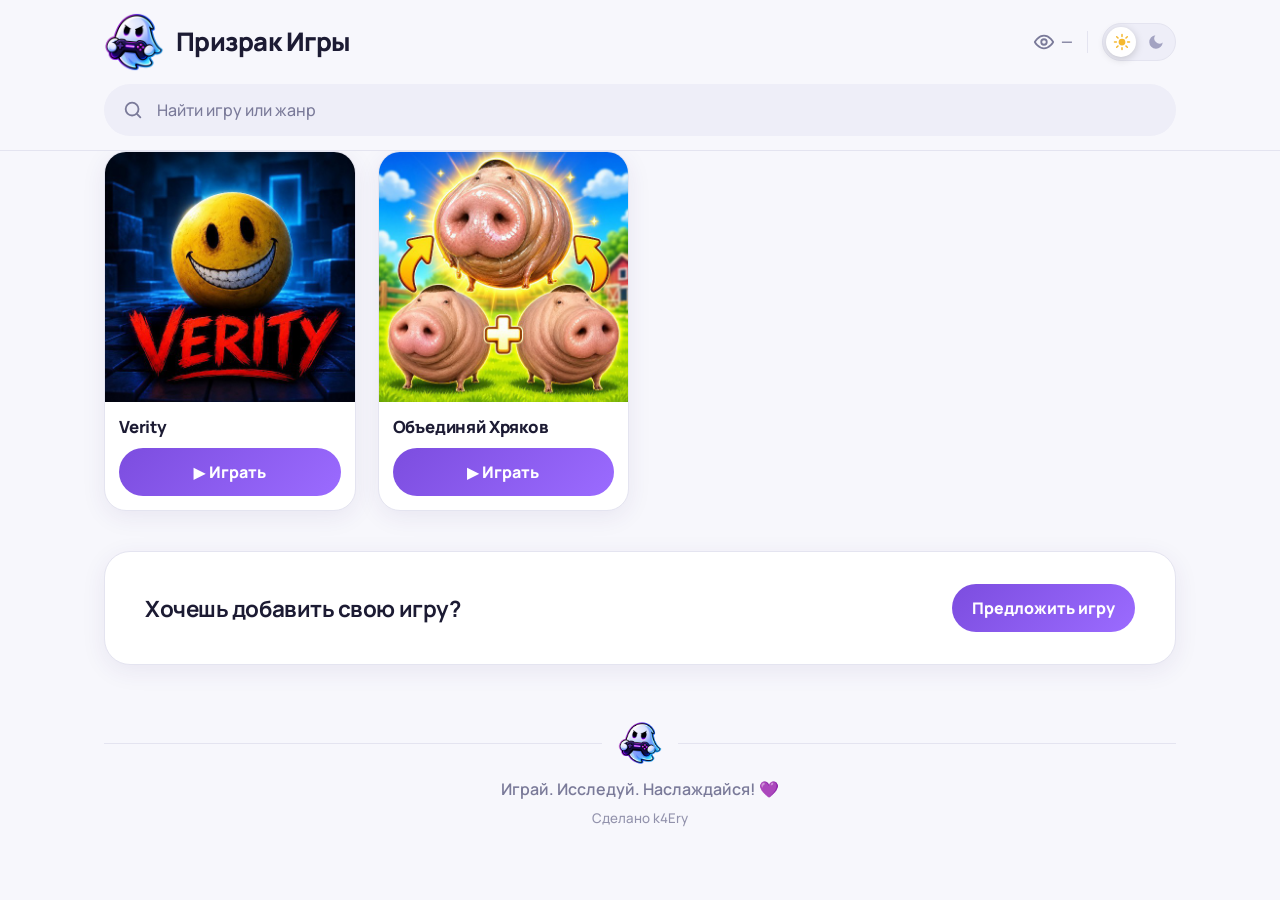
<file: index.html>
<!DOCTYPE html>
<html lang="ru" data-theme="light">
<head>
<title>Призрак Игры — HTML-игры онлайн</title>
<meta name="description" content="Призрак Игры — коллекция HTML-игр прямо в браузере.">
<meta charset="UTF-8">
<meta name="viewport" content="width=device-width, initial-scale=1">
<link rel="icon" href="icon.png">
<link rel="preconnect" href="https://fonts.googleapis.com">
<link rel="preconnect" href="https://fonts.gstatic.com" crossorigin>
<link href="https://fonts.googleapis.com/css2?family=Manrope:wght@500;600;800&display=swap&subset=cyrillic" rel="stylesheet">
<link rel="stylesheet" href="style.css">
<script>
  /* Применяем тему до отрисовки, чтобы не было мигания */
  (function () {
    try { document.documentElement.setAttribute("data-theme", localStorage.getItem("ghost_theme") || "light"); } catch (e) {}
  })();
</script>
</head>
<body>
<div class="sticky-top">
  <div class="container">
    <header class="header">
      <a class="brand" href="index.html">
        <img src="icon.png" alt="Призрак Игры">
        <span>Призрак Игры</span>
      </a>
      <div class="header-right">
        <div class="visitors" title="Посетителей">
          <svg viewBox="0 0 24 24" fill="none" stroke="currentColor" stroke-width="2" stroke-linecap="round" stroke-linejoin="round" aria-hidden="true"><path d="M2 12s3.6-7 10-7 10 7 10 7-3.6 7-10 7S2 12 2 12z"/><circle cx="12" cy="12" r="3"/></svg>
          <span id="visitor-count" aria-label="Количество посетителей">…</span>
        </div>
        <button id="theme-toggle" class="theme-toggle" role="switch" aria-checked="false" aria-label="Тёмная тема">
          <span class="knob"></span>
          <svg class="icon-sun" viewBox="0 0 24 24" fill="currentColor" aria-hidden="true"><circle cx="12" cy="12" r="4.5"/><g stroke="currentColor" stroke-width="2" stroke-linecap="round"><path d="M12 2v2.5M12 19.5V22M2 12h2.5M19.5 12H22M4.9 4.9l1.8 1.8M17.3 17.3l1.8 1.8M4.9 19.1l1.8-1.8M17.3 6.7l1.8-1.8"/></g></svg>
          <svg class="icon-moon" viewBox="0 0 24 24" fill="currentColor" aria-hidden="true"><path d="M21 12.8A9 9 0 1 1 11.2 3a7 7 0 0 0 9.8 9.8z"/></svg>
        </button>
      </div>
    </header>

    <div class="search-wrap">
      <label class="search">
        <svg viewBox="0 0 24 24" fill="none" stroke="currentColor" stroke-width="2" stroke-linecap="round" aria-hidden="true"><circle cx="11" cy="11" r="7"/><path d="M20 20l-3.5-3.5"/></svg>
        <input id="search" type="search" placeholder="Найти игру или жанр" autocomplete="off" aria-label="Поиск игр">
      </label>
    </div>
  </div>
</div>

<main class="container">
  <div id="games-grid" class="games-grid"></div>

  <section class="offer-banner">
    <h2>Хочешь добавить свою игру?</h2>
    <a class="btn" href="offer.html">Предложить игру</a>
  </section>
</main>

<div class="container">
  <footer class="footer">
    <div class="footer-line"><img src="icon.png" alt=""></div>
    <p>Играй. Исследуй. Наслаждайся! 💜</p>
    <small>Сделано k4Ery</small>
  </footer>
</div>

<script src="script.js"></script>
</body>
</html>
</file>
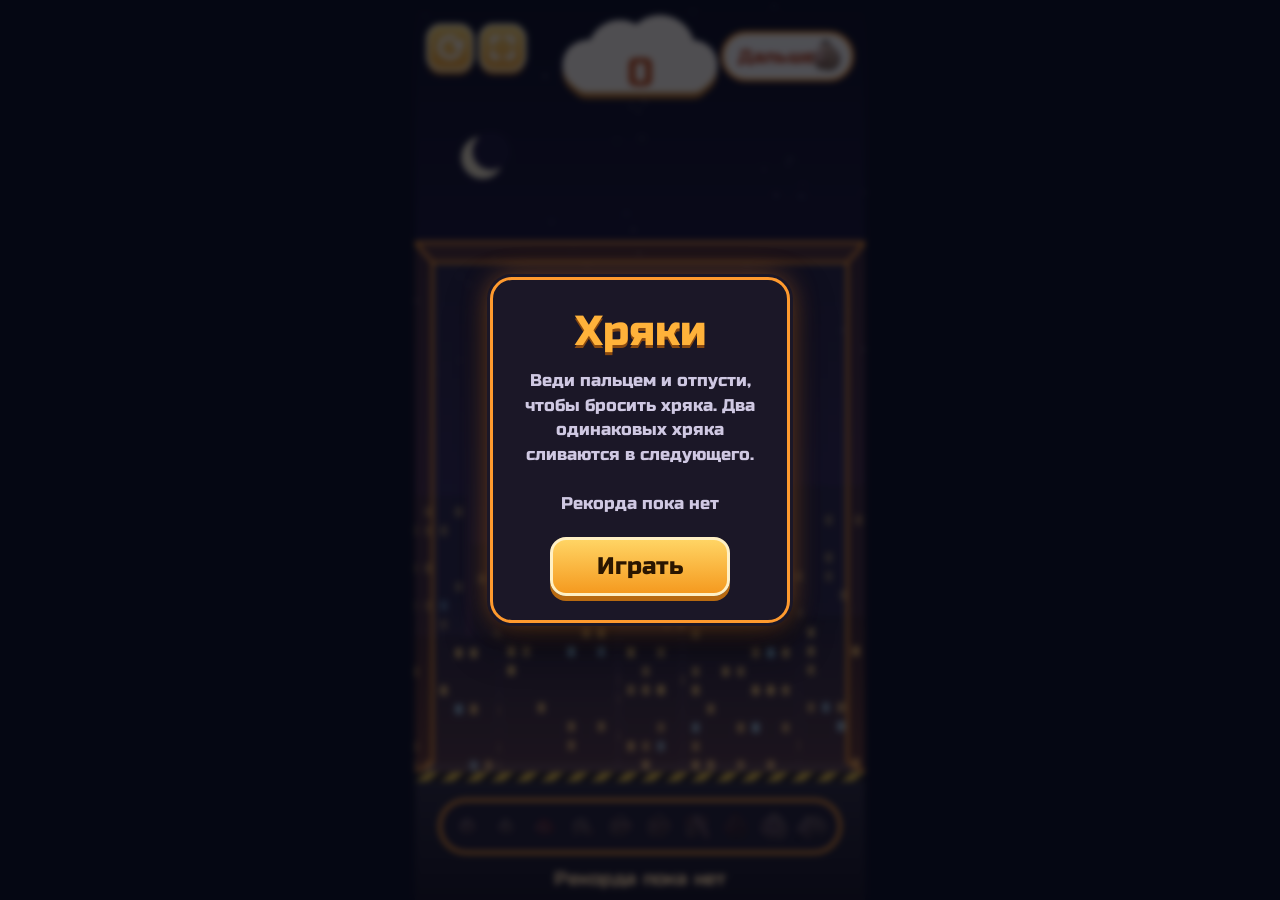
<file: games/pigs/index.html>
<!DOCTYPE html>
<html lang="ru">
<head>
<meta charset="utf-8">
<meta name="viewport" content="width=device-width,initial-scale=1,maximum-scale=1,user-scalable=no,viewport-fit=cover">
<meta name="mobile-web-app-capable" content="yes">
<meta name="apple-mobile-web-app-capable" content="yes">
<title>Хряки</title>
<link rel="preconnect" href="https://fonts.googleapis.com">
<link href="https://fonts.googleapis.com/css2?family=Russo+One&display=swap" rel="stylesheet">
<style>
  html,body{margin:0;height:100%;overflow:hidden;touch-action:none;user-select:none;-webkit-user-select:none;
    font-family:"Russo One","Impact","Trebuchet MS",system-ui,sans-serif;background:#090c1c}
  #wrap{position:fixed;inset:0;display:flex;align-items:center;justify-content:center}
  canvas{display:block}
  #menu{position:fixed;inset:0;display:flex;align-items:center;justify-content:center;padding:24px;
    background:rgba(5,6,16,.7);backdrop-filter:blur(3px)}
  #card{width:min(300px,100%);box-sizing:border-box;padding:26px 22px 24px;text-align:center;color:#e9e4f5;
    background:#1b1727;border:3px solid #ff9a2e;border-radius:22px;box-shadow:0 0 0 3px #1b1727,0 0 28px rgba(255,140,40,.45),0 18px 40px rgba(0,0,0,.6)}
  #card h1{margin:0 0 12px;font-size:42px;font-weight:400;color:#ffb23a;text-shadow:0 3px 0 #8a4a10}
  #card p{margin:0;font-size:17px;line-height:1.45;color:#cfc8e2}
  #card button{margin-top:20px;padding:12px 44px;font:inherit;font-size:24px;color:#2a1600;
    background:linear-gradient(#ffd464,#f59a1f);border:3px solid #fff0c4;border-radius:16px;cursor:pointer;
    box-shadow:0 5px 0 #b86a10}
  #card button:active{transform:translateY(3px);box-shadow:0 2px 0 #b86a10}
  #menu.hide{display:none}
</style>
</head>
<body>
<div id="wrap"><canvas id="c"></canvas></div>
<div id="menu"><div id="card"><h1 id="mt">Хряки</h1><p id="mp"></p><button id="mb">Играть</button></div></div>

<script>
/* ===== НАСТРОЙКИ ===== */
const LEVELS    = 10;         // сколько всего видов хряков
const IMG_PATH  = 'pigs';     // картинки: pigs1.png, pigs2.png ...
const IMG_EXT   = '.png';
const START_MAX = 3;          // из первых N видов выпадают хряки в начале игры
const MAX_SPAWN = 3;          // максимум видов, которые могут выпасть (3 = только хряки 1, 2 и 3)
const SIZE      = 1.5;        // размер хряков (1 = как раньше)
const OVER_TIME = 1.2;        // сколько секунд можно держать хряка над линией
const BOUNCE    = 0.35;       // упругость (больше = хряки сильнее отскакивают и скатываются)
const GRAVITY   = 1700;       // сила падения (больше = сложнее)
const SWING     = false;      // хряк качается влево-вправо, надо ловить момент (false = целишься пальцем)
const SWING_SPD = 2.2;        // скорость качания в начале (растёт со счётом)
const JITTER    = 0;          // случайный боковой толчок при броске (0 = выключить)
/* ===================== */

const FONT='"Russo One","Impact","Trebuchet MS",sans-serif';
const W=360, WL=14, WR=346, PLAY=400;
let H=720, FLOOR=610, DANGER=190, DROPY=148;
const R=[...Array(LEVELS)].map((_,i)=>(13+i*5.8)*SIZE);
const COL=['#ff6b6b','#6ea8ff','#9be15d','#a86bff','#ffa63d','#35c9a0','#ff6fae','#a8704f','#ffd23f','#35c9d0'];

const imgs=[];
for(let i=0;i<LEVELS;i++){const im=new Image();im.onload=()=>{im.ok=true};im.src=IMG_PATH+(i+1)+IMG_EXT;imgs.push(im)}

const cv=document.getElementById('c'), ctx=cv.getContext('2d');
let scale=1,dpr=1,balls=[],bgc=null;
function resize(){
  dpr=window.devicePixelRatio||1;
  H=Math.max(720,Math.min(860,Math.round(W*innerHeight/innerWidth)));
  scale=Math.min(innerWidth/W,innerHeight/H);
  cv.style.width=W*scale+'px'; cv.style.height=H*scale+'px';
  cv.width=Math.round(W*scale*dpr); cv.height=Math.round(H*scale*dpr);
  const old=FLOOR; FLOOR=H-110; DANGER=FLOOR-PLAY; DROPY=DANGER-42;
  balls.forEach(b=>b.y+=FLOOR-old);
  renderBG();
}

/* ===== рекорд (сохраняется в браузере) ===== */
function loadRec(){try{const r=JSON.parse(localStorage.getItem('pigsRec'));if(r&&typeof r.l==='number')return r}catch(e){}return{l:-1,s:0}}
function saveRec(){try{localStorage.setItem('pigsRec',JSON.stringify(rec))}catch(e){}}
let rec=loadRec();

/* ===== состояние ===== */
let score,cur,next,dropX,cool,overT,running=false,last=0,acc=0;
let swingT=0;
const rnd=()=>Math.floor(Math.random()*Math.min(Math.min(START_MAX+Math.floor(score/250),MAX_SPAWN),LEVELS));
function reset(){balls=[];score=0;swingT=Math.random()*6.28;cur=rnd();next=rnd();dropX=W/2;cool=0;overT=0}
reset();

/* ===== физика ===== */
const MAXV=1000, SUB=8, ITER=3;
function wall(b){
  const r=R[b.l];
  if(b.x<WL+r){b.x=WL+r;if(b.vx<0)b.vx*=-.2}
  if(b.x>WR-r){b.x=WR-r;if(b.vx>0)b.vx*=-.2}
  if(b.y>FLOOR-r){b.y=FLOOR-r;if(b.vy>0)b.vy*=-.15;b.vx*=.985}
}
function step(h){
  for(const b of balls){
    b.vy+=GRAVITY*h;
    const sp=Math.hypot(b.vx,b.vy); if(sp>MAXV){b.vx*=MAXV/sp;b.vy*=MAXV/sp}
    b.x+=b.vx*h; b.y+=b.vy*h; b.age+=h;
    b.vx*=.9997; b.vy*=.9997;
    wall(b);
  }
  const merges=[];
  for(let it=0;it<ITER;it++){
    for(let i=0;i<balls.length;i++){
      const a=balls[i];
      for(let j=i+1;j<balls.length;j++){
        const b=balls[j];
        if(a.dead||b.dead) continue;
        const dx=b.x-a.x, dy=b.y-a.y, rs=R[a.l]+R[b.l], d2=dx*dx+dy*dy;
        if(d2>=rs*rs) continue;
        if(a.l===b.l&&a.l<LEVELS-1){a.dead=b.dead=true;merges.push([a,b]);continue}
        const d=Math.sqrt(d2)||.01, nx=dx/d, ny=dy/d, ov=(rs-d)*.9;
        const ma=R[a.l]**2, mb=R[b.l]**2, t=ma+mb;
        a.x-=nx*ov*mb/t; a.y-=ny*ov*mb/t; b.x+=nx*ov*ma/t; b.y+=ny*ov*ma/t;
        const rv=(b.vx-a.vx)*nx+(b.vy-a.vy)*ny;
        if(rv<0){const k=-(1+BOUNCE)*rv/(1/ma+1/mb);
          a.vx-=k*nx/ma;a.vy-=k*ny/ma;b.vx+=k*nx/mb;b.vy+=k*ny/mb}
      }
    }
    for(const b of balls) wall(b);
  }
  if(merges.length){
    balls=balls.filter(b=>!b.dead);
    for(const [a,b] of merges){
      const l=a.l+1;
      balls.push({x:(a.x+b.x)/2,y:(a.y+b.y)/2,vx:(a.vx+b.vx)/4,vy:(a.vy+b.vy)/4,l,age:0,pop:1});
      score+=l*10;
      if(l>rec.l){rec.l=l;saveRec()}
    }
  }
}
function update(dt){
  if(cool>0) cool-=dt;
  if(SWING){swingT+=dt*(SWING_SPD+Math.min(score/350,2.6));dropX=W/2+Math.sin(swingT)*((WR-WL)/2-R[cur])}
  for(let i=0;i<SUB;i++) step(dt/SUB);
  for(const b of balls) if(b.pop>0) b.pop=Math.max(0,b.pop-dt*5);
  const danger=balls.some(b=>b.age>1.2&&b.y-R[b.l]<DANGER&&Math.hypot(b.vx,b.vy)<60);
  overT=danger?overT+dt:0;
  if(overT>OVER_TIME) endGame();
}
function endGame(){
  running=false;
  if(score>rec.s) rec.s=score;
  saveRec();
  showMenu('Конец игры',`Счёт: ${score}<br>${recText()}`,'Ещё раз');
}

/* ===== фон: ночной район ===== */
function renderBG(){
  bgc=document.createElement('canvas');
  bgc.width=Math.round(W*scale*dpr); bgc.height=Math.round(H*scale*dpr);
  const c=bgc.getContext('2d'); c.setTransform(scale*dpr,0,0,scale*dpr,0,0);
  let s=11; const rn=()=>(s=(s*16807)%2147483647)/2147483647;
  const g=c.createLinearGradient(0,0,0,H);
  g.addColorStop(0,'#090c1c'); g.addColorStop(.55,'#241a46'); g.addColorStop(1,'#7a3350');
  c.fillStyle=g; c.fillRect(0,0,W,H);
  for(let i=0;i<50;i++){c.fillStyle=`rgba(255,255,255,${.2+rn()*.5})`;c.fillRect(rn()*W,rn()*H*.5,1.5,1.5)}
  c.fillStyle='#f3e8c6'; c.beginPath(); c.arc(54,126,17,0,7); c.fill();
  c.fillStyle='#1a1535'; c.beginPath(); c.arc(61,121,15,0,7); c.fill();
  const ground=FLOOR+8;
  [{col:'#1c1737',base:170,vr:90,wa:.45},{col:'#120f27',base:100,vr:70,wa:.9}].forEach(L=>{
    let x=-10;
    while(x<W){
      const w=46+rn()*50, h=L.base+rn()*L.vr, y=ground-h;
      c.fillStyle=L.col; c.fillRect(x,y,w,h);
      for(let wx=x+6;wx<x+w-8;wx+=12) for(let wy=y+9;wy<ground-8;wy+=15){
        if(rn()<.28){c.fillStyle=rn()<.85?'#ffd36a':'#8fdcff';c.globalAlpha=L.wa*(.6+rn()*.4);c.fillRect(wx,wy,6,8)}
      }
      c.globalAlpha=1; x+=w+rn()*5;
    }
  });
  const hz=c.createLinearGradient(0,ground-140,0,ground);
  hz.addColorStop(0,'rgba(255,120,60,0)'); hz.addColorStop(1,'rgba(255,120,60,.22)');
  c.fillStyle=hz; c.fillRect(0,ground-140,W,140);
}

/* ===== рисование ===== */
function rr(x,y,w,h,r){ctx.beginPath();ctx.roundRect?ctx.roundRect(x,y,w,h,r):ctx.rect(x,y,w,h)}
function hryak(l,x,y,r,s=1,al=1){
  ctx.globalAlpha=al;
  const im=imgs[l];
  if(im&&im.ok){ctx.drawImage(im,x-r*s,y-r*s,2*r*s,2*r*s);ctx.globalAlpha=1;return}
  const side=2*r*.92*s, x0=x-side/2, y0=y-side/2, c=COL[l%COL.length];
  rr(x0,y0,side,side,side*.26); ctx.fillStyle=c; ctx.fill();
  ctx.lineWidth=Math.max(2,side*.06); ctx.strokeStyle='rgba(20,10,30,.6)'; ctx.stroke();
  rr(x0+side*.14,y0+side*.12,side*.34,side*.12,side*.06); ctx.fillStyle='rgba(255,255,255,.45)'; ctx.fill();
  ctx.font=`${Math.max(11,side*.42)}px ${FONT}`; ctx.textAlign='center'; ctx.textBaseline='middle';
  ctx.lineWidth=Math.max(2,side*.08); ctx.strokeStyle='rgba(20,10,30,.75)'; ctx.strokeText(l+1,x,y+side*.04);
  ctx.fillStyle='#fff'; ctx.fillText(l+1,x,y+side*.04);
  ctx.globalAlpha=1;
}
function glass(){
  const rim=DANGER-16;
  ctx.fillStyle='rgba(255,255,255,.08)'; ctx.fillRect(WL,DANGER,WR-WL,FLOOR-DANGER);
  ctx.fillStyle='rgba(255,140,40,.16)';
  ctx.beginPath(); ctx.moveTo(0,rim);ctx.lineTo(WL,DANGER);ctx.lineTo(WL,FLOOR);ctx.lineTo(0,FLOOR+8);ctx.fill();
  ctx.beginPath(); ctx.moveTo(W,rim);ctx.lineTo(WR,DANGER);ctx.lineTo(WR,FLOOR);ctx.lineTo(W,FLOOR+8);ctx.fill();
  ctx.fillStyle='rgba(255,140,40,.25)';
  ctx.beginPath(); ctx.moveTo(0,rim);ctx.lineTo(W,rim);ctx.lineTo(WR,DANGER);ctx.lineTo(WL,DANGER);ctx.fill();
  ctx.fillStyle='rgba(255,255,255,.14)';
  ctx.beginPath(); ctx.moveTo(WL,FLOOR);ctx.lineTo(WR,FLOOR);ctx.lineTo(W,FLOOR+8);ctx.lineTo(0,FLOOR+8);ctx.fill();
  const warn=overT>0&&Math.floor(overT*6)%2;
  ctx.lineWidth=2.5; ctx.strokeStyle='#ff9a2e';
  ctx.beginPath(); ctx.moveTo(0,rim);ctx.lineTo(WL,DANGER);ctx.lineTo(WL,FLOOR);ctx.lineTo(0,FLOOR+8);
  ctx.moveTo(W,rim);ctx.lineTo(WR,DANGER);ctx.lineTo(WR,FLOOR);ctx.lineTo(W,FLOOR+8);ctx.stroke();
  ctx.strokeStyle=warn?'#ff3d5a':'#ff9a2e'; ctx.lineWidth=warn?4:2.5;
  ctx.beginPath(); ctx.moveTo(0,rim);ctx.lineTo(W,rim);ctx.moveTo(WL,DANGER);ctx.lineTo(WR,DANGER);ctx.stroke();
}
function base(){
  const y=FLOOR+8, g=ctx.createLinearGradient(0,y,0,H); g.addColorStop(0,'#2d2a3a'); g.addColorStop(1,'#16131f');
  ctx.fillStyle=g; ctx.fillRect(0,y,W,H-y);
  ctx.fillStyle='#ffd23f'; ctx.fillRect(0,y,W,7);
  ctx.fillStyle='#15121d';
  for(let x=-10;x<W;x+=20){ctx.beginPath();ctx.moveTo(x,y+7);ctx.lineTo(x+10,y);ctx.lineTo(x+20,y);ctx.lineTo(x+10,y+7);ctx.fill()}
  const sy=y+22, sh=42;
  rr(20,sy,W-40,sh,21); ctx.fillStyle='#221e30'; ctx.fill(); ctx.lineWidth=3; ctx.strokeStyle='#ff9a2e'; ctx.stroke();
  const gap=(W-40-44)/(LEVELS-1);
  for(let i=0;i<LEVELS;i++){
    const x=42+i*gap, y2=sy+sh/2, r=7+i*.9, got=i<=rec.l;
    if(i===rec.l){ctx.fillStyle='rgba(255,170,40,.6)';ctx.beginPath();ctx.arc(x,y2,r+5,0,7);ctx.fill()}
    hryak(i,x,y2,r,1,got?1:.3);
  }
  ctx.textAlign='center'; ctx.textBaseline='middle'; ctx.font=`15px ${FONT}`; ctx.fillStyle='#ffd9a0';
  ctx.fillText(rec.l>=0?`Рекорд: хряк №${rec.l+1}`:'Рекорда пока нет',W/2,sy+sh+22);
}
const BTN=[{x:10,y:20,s:36},{x:52,y:20,s:36}];
function button(b,glyph){
  rr(b.x,b.y+4,b.s,b.s,11); ctx.fillStyle='#b86a10'; ctx.fill();
  const g=ctx.createLinearGradient(0,b.y,0,b.y+b.s); g.addColorStop(0,'#ffdb6e'); g.addColorStop(1,'#f5a52c');
  rr(b.x,b.y,b.s,b.s,11); ctx.fillStyle=g; ctx.fill(); ctx.lineWidth=2.5; ctx.strokeStyle='#fff3c8'; ctx.stroke();
  const cx=b.x+b.s/2, cy=b.y+b.s/2;
  ctx.strokeStyle='#fff'; ctx.fillStyle='#fff'; ctx.lineWidth=3; ctx.lineCap='round'; ctx.lineJoin='round';
  ctx.beginPath();
  if(glyph==='r'){ctx.arc(cx,cy,8,.5,5.2);ctx.stroke();
    ctx.beginPath();ctx.moveTo(cx+11,cy-6);ctx.lineTo(cx+9,cy+3);ctx.lineTo(cx+1,cy-3);ctx.fill()}
  else{[[-1,-1],[1,-1],[1,1],[-1,1]].forEach(([sx,sy])=>{
    ctx.moveTo(cx+sx*8,cy+sy*3);ctx.lineTo(cx+sx*8,cy+sy*8);ctx.lineTo(cx+sx*3,cy+sy*8)});ctx.stroke()}
}
function cloudBadge(cx){
  const cy=38, parts=[[-42,14,20],[-16,4,26],[16,2,28],[42,14,20]];
  for(const off of [5,0]){
    ctx.fillStyle=off?'#b9731f':'#fff8ea';
    parts.forEach(([dx,dy,r])=>{ctx.beginPath();ctx.arc(cx+dx,cy+dy+off,r,0,7);ctx.fill()});
    rr(cx-56,cy+8+off,112,28,14); ctx.fill();
  }
  ctx.textAlign='center'; ctx.textBaseline='middle';
  ctx.font=`32px ${FONT}`; ctx.fillStyle='#c4531d'; ctx.fillText(score,cx,cy+22);
}
function nextBadge(){
  rr(246,26,104,38,19); ctx.fillStyle='#fffdf6'; ctx.fill(); ctx.lineWidth=2.5; ctx.strokeStyle='#ff9a2e'; ctx.stroke();
  ctx.textAlign='left'; ctx.textBaseline='middle'; ctx.font=`15px ${FONT}`; ctx.fillStyle='#b8431a';
  ctx.fillText('Дальше',258,46);
  hryak(next,329,45,Math.min(R[next],14));
}
function draw(){
  ctx.setTransform(1,0,0,1,0,0);
  if(bgc) ctx.drawImage(bgc,0,0);
  ctx.setTransform(scale*dpr,0,0,scale*dpr,0,0);
  button(BTN[0],'r'); button(BTN[1],'f'); cloudBadge(W/2); nextBadge();
  glass();
  for(const b of balls) hryak(b.l,b.x,b.y,R[b.l],1+(b.pop||0)*.15);
  if(running&&cool<=0){
    const r=R[cur], x=Math.max(WL+r,Math.min(WR-r,dropX));
    ctx.strokeStyle='rgba(255,255,255,.85)'; ctx.lineWidth=3; ctx.lineCap='round';
    ctx.beginPath(); ctx.moveTo(x,DROPY+r); ctx.lineTo(x,FLOOR); ctx.stroke();
    hryak(cur,x,DROPY,r);
  }
  base();
}

/* ===== цикл ===== */
function loop(t){
  const dt=Math.min(.05,(t-last)/1000||0); last=t;
  if(running){acc+=dt; while(acc>=1/60){update(1/60);acc-=1/60}}
  draw(); requestAnimationFrame(loop);
}

/* ===== управление ===== */
function pos(e){const b=cv.getBoundingClientRect();return{x:(e.clientX-b.left)/scale,y:(e.clientY-b.top)/scale}}
function hit(p,b){return p.x>=b.x&&p.x<=b.x+b.s&&p.y>=b.y&&p.y<=b.y+b.s}
function toggleFS(){
  try{const el=document.documentElement;
    if(document.fullscreenElement||document.webkitFullscreenElement)(document.exitFullscreen||document.webkitExitFullscreen).call(document);
    else (el.requestFullscreen||el.webkitRequestFullscreen||(()=>{})).call(el)}catch(e){}
}
let skip=false;
cv.addEventListener('pointerdown',e=>{
  const p=pos(e); skip=false;
  if(hit(p,BTN[0])){skip=true;if(running)reset();return}
  if(hit(p,BTN[1])){skip=true;toggleFS();return}
  if(!SWING)dropX=p.x; cv.setPointerCapture(e.pointerId);
});
cv.addEventListener('pointermove',e=>{if(!skip&&!SWING)dropX=pos(e).x});
cv.addEventListener('pointerup',e=>{
  if(skip||!running||cool>0) return;
  if(!SWING)dropX=pos(e).x; drop();
});
function drop(){
  const r=R[cur], x=Math.max(WL+r,Math.min(WR-r,dropX));
  balls.push({x,y:DROPY,vx:(Math.random()-.5)*JITTER,vy:0,l:cur,age:0});
  if(cur>rec.l){rec.l=cur;saveRec()}
  cur=next; next=rnd(); cool=.5;
}
addEventListener('keydown',e=>{
  if(!SWING&&e.key==='ArrowLeft') dropX-=14;
  if(!SWING&&e.key==='ArrowRight') dropX+=14;
  if((e.key===' '||e.key==='Enter')&&running&&cool<=0) drop();
});

/* ===== меню ===== */
const menu=document.getElementById('menu');
function recText(){return rec.l>=0?`Рекорд: хряк №${rec.l+1}<br>Лучший счёт: ${rec.s}`:'Рекорда пока нет'}
function showMenu(t,p,b){
  document.getElementById('mt').textContent=t;
  document.getElementById('mp').innerHTML=p;
  document.getElementById('mb').textContent=b;
  menu.classList.remove('hide');
}
document.getElementById('mb').addEventListener('click',()=>{
  const el=document.documentElement;
  try{(el.requestFullscreen||el.webkitRequestFullscreen||(()=>{})).call(el);
    screen.orientation&&screen.orientation.lock&&screen.orientation.lock('portrait').catch(()=>{})}catch(e){}
  reset(); running=true; menu.classList.add('hide');
});

addEventListener('resize',resize); resize();
showMenu('Хряки','Веди пальцем и отпусти, чтобы бросить хряка. Два одинаковых хряка сливаются в следующего.<br><br>'+recText(),'Играть');
requestAnimationFrame(t=>{last=t;loop(t)});
</script>
</body>
</html>
</file>
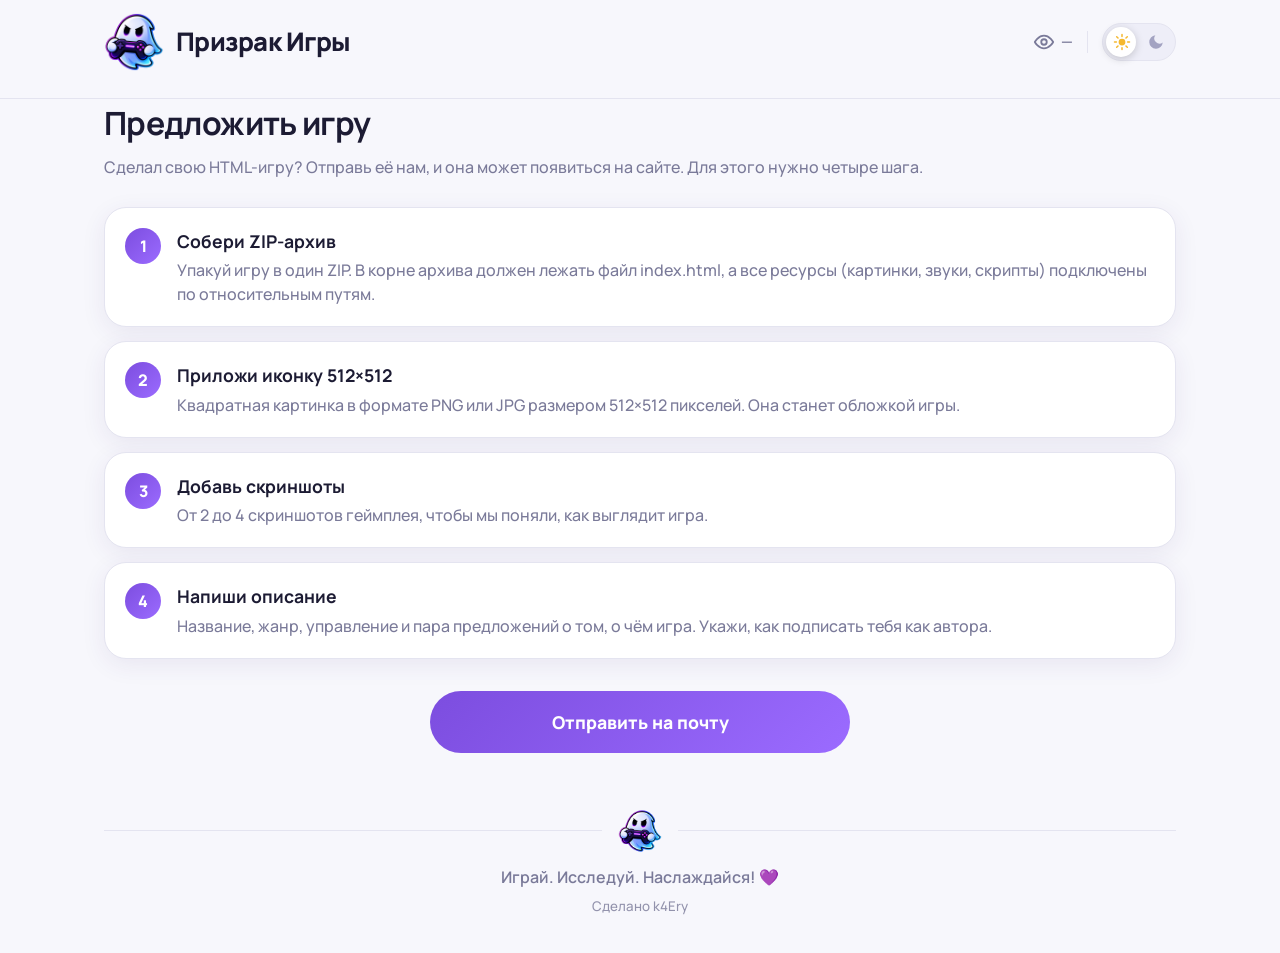
<file: offer.html>
<!DOCTYPE html>
<html lang="ru" data-theme="light">
<head>
<title>Предложить игру — Призрак Игры</title>
<meta name="description" content="Как отправить свою игру на сайт «Призрак Игры».">
<meta charset="UTF-8">
<meta name="viewport" content="width=device-width, initial-scale=1">
<link rel="icon" href="icon.png">
<link rel="preconnect" href="https://fonts.googleapis.com">
<link rel="preconnect" href="https://fonts.gstatic.com" crossorigin>
<link href="https://fonts.googleapis.com/css2?family=Manrope:wght@500;600;800&display=swap&subset=cyrillic" rel="stylesheet">
<link rel="stylesheet" href="style.css">
<script>
  /* Применяем тему до отрисовки, чтобы не было мигания */
  (function () {
    try { document.documentElement.setAttribute("data-theme", localStorage.getItem("ghost_theme") || "light"); } catch (e) {}
  })();
</script>
</head>
<body>
<div class="sticky-top">
  <div class="container">
    <header class="header">
      <a class="brand" href="index.html">
        <img src="icon.png" alt="Призрак Игры">
        <span>Призрак Игры</span>
      </a>
      <div class="header-right">
        <div class="visitors" title="Посетителей">
          <svg viewBox="0 0 24 24" fill="none" stroke="currentColor" stroke-width="2" stroke-linecap="round" stroke-linejoin="round" aria-hidden="true"><path d="M2 12s3.6-7 10-7 10 7 10 7-3.6 7-10 7S2 12 2 12z"/><circle cx="12" cy="12" r="3"/></svg>
          <span id="visitor-count" aria-label="Количество посетителей">…</span>
        </div>
        <button id="theme-toggle" class="theme-toggle" role="switch" aria-checked="false" aria-label="Тёмная тема">
          <span class="knob"></span>
          <svg class="icon-sun" viewBox="0 0 24 24" fill="currentColor" aria-hidden="true"><circle cx="12" cy="12" r="4.5"/><g stroke="currentColor" stroke-width="2" stroke-linecap="round"><path d="M12 2v2.5M12 19.5V22M2 12h2.5M19.5 12H22M4.9 4.9l1.8 1.8M17.3 17.3l1.8 1.8M4.9 19.1l1.8-1.8M17.3 6.7l1.8-1.8"/></g></svg>
          <svg class="icon-moon" viewBox="0 0 24 24" fill="currentColor" aria-hidden="true"><path d="M21 12.8A9 9 0 1 1 11.2 3a7 7 0 0 0 9.8 9.8z"/></svg>
        </button>
      </div>
    </header>

  </div>
</div>

<main class="container page">
  <h1>Предложить игру</h1>
  <p class="lead">Сделал свою HTML-игру? Отправь её нам, и она может появиться на сайте. Для этого нужно четыре шага.</p>

  <ol class="steps">
    <li>
      <h3>Собери ZIP-архив</h3>
      <p>Упакуй игру в один ZIP. В корне архива должен лежать файл index.html, а все ресурсы (картинки, звуки, скрипты) подключены по относительным путям.</p>
    </li>
    <li>
      <h3>Приложи иконку 512×512</h3>
      <p>Квадратная картинка в формате PNG или JPG размером 512×512 пикселей. Она станет обложкой игры.</p>
    </li>
    <li>
      <h3>Добавь скриншоты</h3>
      <p>От 2 до 4 скриншотов геймплея, чтобы мы поняли, как выглядит игра.</p>
    </li>
    <li>
      <h3>Напиши описание</h3>
      <p>Название, жанр, управление и пара предложений о том, о чём игра. Укажи, как подписать тебя как автора.</p>
    </li>
  </ol>

  <div class="cta">
    <a class="btn btn-lg" href="mailto:Ghost-Games2@yandex.ru?subject=%D0%9D%D0%BE%D0%B2%D0%B0%D1%8F%20%D0%B8%D0%B3%D1%80%D0%B0%20%D0%B4%D0%BB%D1%8F%20%D0%9F%D1%80%D0%B8%D0%B7%D1%80%D0%B0%D0%BA%D0%B0%20%D0%98%D0%B3%D1%80">Отправить на почту</a>
  </div>

  <footer class="footer">
    <div class="footer-line"><img src="icon.png" alt=""></div>
    <p>Играй. Исследуй. Наслаждайся! 💜</p>
    <small>Сделано k4Ery</small>
  </footer>
</main>

<script src="script.js"></script>
</body>
</html>
</file>
<file: style.css>
/* ===== Темы ===== */
:root {
  --bg: #f7f7fc;
  --surface: #ffffff;
  --surface-2: #eeeef8;
  --text: #1c1b33;
  --muted: #7a7a99;
  --border: #e4e4f0;
  --accent: #7c4ddf;
  --accent-2: #9b6bff;
  --accent-text: #ffffff;
  --shadow: 0 6px 24px rgba(60, 40, 120, 0.08);
  --shadow-hover: 0 10px 30px rgba(60, 40, 120, 0.14);
  --knob: #ffffff;
  --sun: #f5b82e;
  --moon: #a3a3c2;
}

[data-theme="dark"] {
  --bg: #0b0b1a;
  --surface: #14142a;
  --surface-2: #1b1b36;
  --text: #f1f0ff;
  --muted: #9b9bbd;
  --border: #25254a;
  --accent: #6d3fe0;
  --accent-2: #8b5cf6;
  --shadow: 0 6px 24px rgba(0, 0, 0, 0.45);
  --shadow-hover: 0 10px 30px rgba(0, 0, 0, 0.6);
  --knob: #6d4df2;
  --sun: #6f6f94;
  --moon: #ffffff;
}

/* ===== База ===== */
*, *::before, *::after { box-sizing: border-box; }

html { scroll-behavior: smooth; }

body {
  margin: 0;
  font-family: "Manrope", system-ui, -apple-system, "Segoe UI", Roboto, sans-serif;
  background: var(--bg);
  color: var(--text);
  line-height: 1.5;
  transition: background 0.25s, color 0.25s;
}

a { color: inherit; }
img { max-width: 100%; display: block; }

:focus-visible {
  outline: 3px solid var(--accent-2);
  outline-offset: 2px;
}

.container {
  width: 100%;
  max-width: 1120px;
  margin: 0 auto;
  padding: 0 16px;
}

/* ===== Липкая шапка + поиск ===== */
.sticky-top {
  position: sticky;
  top: 0;
  z-index: 100;
  background: var(--bg); /* плотный фон */
  padding-bottom: 14px;
  border-bottom: 1px solid var(--border);
  transition: background 0.25s, border-color 0.25s;
}

.header {
  display: flex;
  align-items: center;
  justify-content: space-between;
  gap: 12px;
  padding: 12px 0;
}

.brand {
  display: flex;
  align-items: center;
  gap: 12px;
  text-decoration: none;
  min-width: 0;
}

.brand img { width: 52px; height: 52px; flex-shrink: 0; }

.brand span {
  font-size: 1.35rem;
  font-weight: 800;
  letter-spacing: -0.02em;
  white-space: nowrap;
}

.header-right {
  display: flex;
  align-items: center;
  gap: 14px;
  flex-shrink: 0;
}

.visitors {
  display: flex;
  align-items: center;
  gap: 6px;
  color: var(--muted);
  font-weight: 600;
  font-size: 0.95rem;
  white-space: nowrap;
  padding-right: 14px;
  border-right: 1px solid var(--border);
}

.visitors svg { width: 22px; height: 22px; flex-shrink: 0; }

/* Переключатель тем */
.theme-toggle {
  position: relative;
  display: flex;
  align-items: center;
  justify-content: space-between;
  width: 74px;
  height: 38px;
  padding: 0 10px;
  border: 1px solid var(--border);
  border-radius: 999px;
  background: var(--surface-2);
  cursor: pointer;
  transition: background 0.25s, border-color 0.25s;
}

.theme-toggle .knob {
  position: absolute;
  top: 3px;
  left: 3px;
  width: 30px;
  height: 30px;
  border-radius: 50%;
  background: var(--knob);
  box-shadow: 0 2px 8px rgba(0, 0, 0, 0.18);
  transition: transform 0.25s, background 0.25s;
}

[data-theme="dark"] .theme-toggle .knob { transform: translateX(36px); }

.theme-toggle svg {
  position: relative;
  z-index: 1;
  width: 18px;
  height: 18px;
}

.theme-toggle .icon-sun { color: var(--sun); }
.theme-toggle .icon-moon { color: var(--moon); }

/* Поиск */
.search {
  position: relative;
  display: block;
}

.search svg {
  position: absolute;
  left: 18px;
  top: 50%;
  transform: translateY(-50%);
  width: 22px;
  height: 22px;
  color: var(--muted);
  pointer-events: none;
}

.search input {
  width: 100%;
  height: 52px;
  padding: 0 20px 0 52px;
  font: inherit;
  font-weight: 500;
  color: var(--text);
  background: var(--surface-2);
  border: 1px solid transparent;
  border-radius: 999px;
  transition: background 0.25s, border-color 0.2s;
}

.search input::placeholder { color: var(--muted); }
.search input:focus { outline: none; border-color: var(--accent-2); }

/* ===== Сетка игр ===== */
main { padding: 24px 0 8px; }

.games-grid {
  display: grid;
  grid-template-columns: repeat(2, 1fr);
  gap: 16px;
}

.card {
  display: flex;
  flex-direction: column;
  background: var(--surface);
  border: 1px solid var(--border);
  border-radius: 22px;
  overflow: hidden;
  box-shadow: var(--shadow);
  transition: box-shadow 0.2s, background 0.25s, border-color 0.25s;
}

.card:hover { box-shadow: var(--shadow-hover); }

.card-cover {
  aspect-ratio: 1 / 1;
  object-fit: cover;
  width: 100%;
  background: var(--surface-2);
}

.card-body {
  display: flex;
  flex-direction: column;
  flex: 1;
  gap: 12px;
  padding: 14px;
}

.card-title {
  margin: 0;
  font-size: 1.05rem;
  font-weight: 800;
  line-height: 1.25;
  letter-spacing: -0.01em;
  flex: 1;
}

/* Кнопки */
.btn {
  display: inline-flex;
  align-items: center;
  justify-content: center;
  gap: 8px;
  padding: 12px 20px;
  font: inherit;
  font-weight: 800;
  color: var(--accent-text);
  text-decoration: none;
  background: linear-gradient(135deg, var(--accent), var(--accent-2));
  border: 0;
  border-radius: 999px;
  cursor: pointer;
  transition: transform 0.15s, filter 0.15s;
}

.btn:hover { filter: brightness(1.08); transform: translateY(-1px); }
.btn:active { transform: translateY(0); }

.btn-lg { padding: 18px 32px; font-size: 1.1rem; }

.empty {
  grid-column: 1 / -1;
  padding: 40px 16px;
  text-align: center;
  color: var(--muted);
  font-weight: 600;
}

/* ===== Баннер «Предложить игру» ===== */
.offer-banner {
  display: flex;
  flex-direction: column;
  align-items: center;
  gap: 16px;
  margin: 40px 0 16px;
  padding: 32px 20px;
  text-align: center;
  background: var(--surface);
  border: 1px solid var(--border);
  border-radius: 26px;
  box-shadow: var(--shadow);
  transition: background 0.25s, border-color 0.25s;
}

.offer-banner h2 { margin: 0; font-size: 1.4rem; letter-spacing: -0.02em; }

/* ===== Футер ===== */
.footer {
  margin-top: 32px;
  padding: 24px 0 36px;
  text-align: center;
  color: var(--muted);
  font-weight: 600;
}

.footer-line {
  display: flex;
  align-items: center;
  gap: 16px;
  margin-bottom: 12px;
}

.footer-line::before,
.footer-line::after {
  content: "";
  flex: 1;
  height: 1px;
  background: var(--border);
}

.footer-line img { width: 44px; height: 44px; }
.footer p { margin: 4px 0; }
.footer small { font-weight: 500; opacity: 0.8; }

/* ===== Страница offer.html ===== */
.page { padding: 32px 0 8px; }
.page h1 { margin: 0 0 8px; font-size: 2rem; letter-spacing: -0.02em; }
.page .lead { margin: 0 0 28px; color: var(--muted); font-weight: 500; }

.steps {
  list-style: none;
  margin: 0 0 32px;
  padding: 0;
  display: grid;
  gap: 14px;
  counter-reset: step;
}

.steps li {
  position: relative;
  padding: 20px 20px 20px 72px;
  background: var(--surface);
  border: 1px solid var(--border);
  border-radius: 22px;
  box-shadow: var(--shadow);
  counter-increment: step;
  transition: background 0.25s, border-color 0.25s;
}

.steps li::before {
  content: counter(step);
  position: absolute;
  left: 20px;
  top: 20px;
  display: grid;
  place-items: center;
  width: 36px;
  height: 36px;
  font-weight: 800;
  color: var(--accent-text);
  background: linear-gradient(135deg, var(--accent), var(--accent-2));
  border-radius: 50%;
}

.steps h3 { margin: 0 0 4px; font-size: 1.1rem; }
.steps p { margin: 0; color: var(--muted); font-weight: 500; }

.cta { display: flex; justify-content: center; margin-bottom: 8px; }
.cta .btn { width: 100%; max-width: 420px; }

/* ===== Планшет и ПК ===== */
@media (min-width: 700px) {
  .container { padding: 0 24px; }
  .games-grid { grid-template-columns: repeat(3, 1fr); gap: 22px; }
  .brand img { width: 60px; height: 60px; }
  .brand span { font-size: 1.6rem; }
  .offer-banner {
    flex-direction: row;
    justify-content: space-between;
    text-align: left;
    padding: 32px 40px;
  }
}

@media (min-width: 1000px) {
  .games-grid { grid-template-columns: repeat(4, 1fr); }
}

/* Узкие телефоны */
@media (max-width: 420px) {
  .brand span { font-size: 1.1rem; }
  .brand img { width: 44px; height: 44px; }
  .visitors { padding-right: 10px; font-size: 0.85rem; }
  .header-right { gap: 10px; }
}

@media (prefers-reduced-motion: reduce) {
  * { transition: none !important; scroll-behavior: auto !important; }
}
</file>
